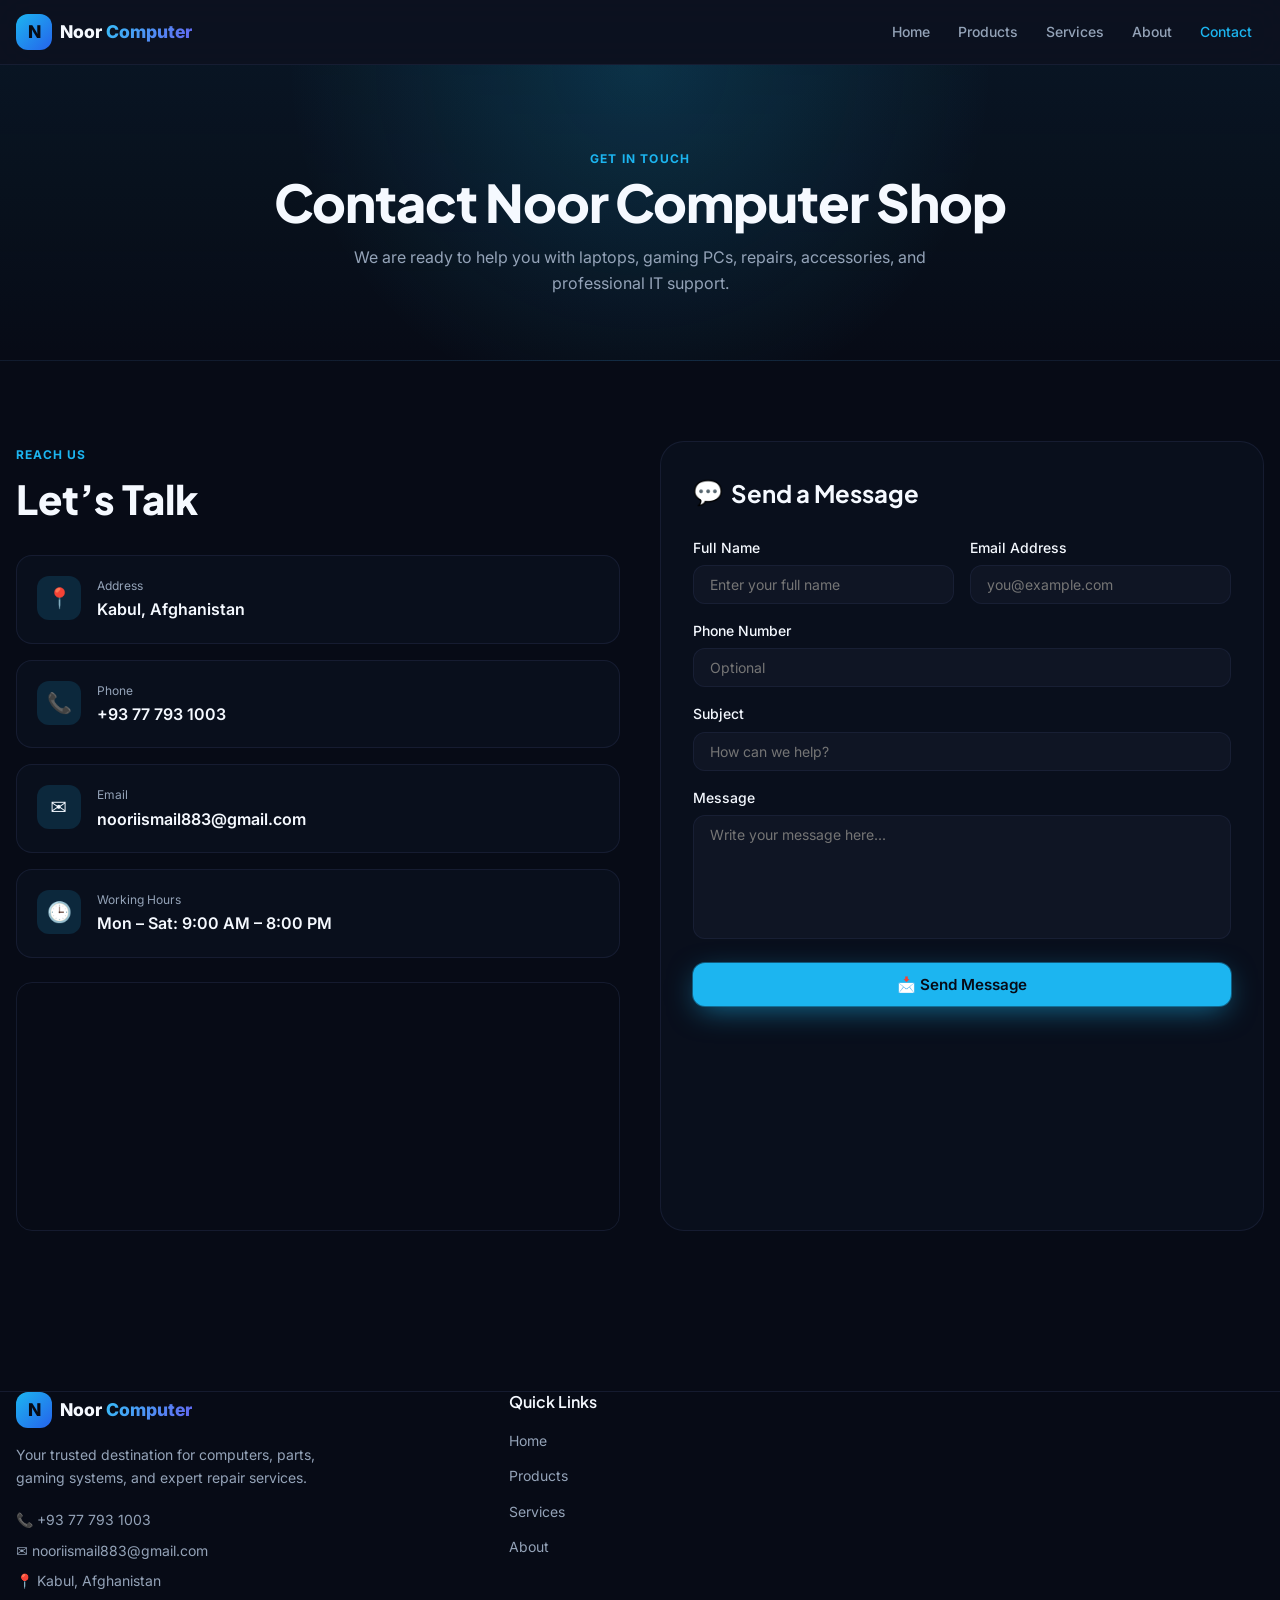
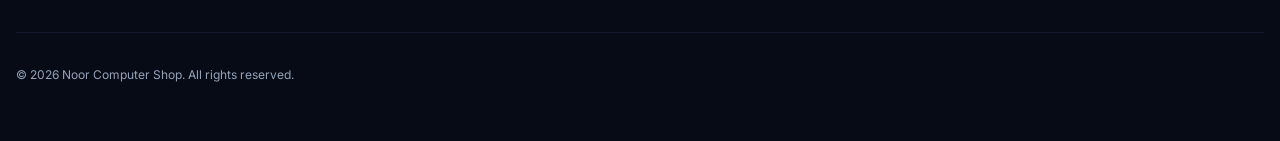
<file: contact.html>
<!DOCTYPE html>
<html lang="en">
<head>
  <meta charset="UTF-8" />
  <meta name="viewport" content="width=device-width, initial-scale=1.0" />
  <title>Contact Us — Noor Computer Shop</title>
  <meta name="description" content="Contact Noor Computer Shop for laptops, gaming PCs, repairs, accessories, and professional IT support." />
  <link rel="preconnect" href="https://fonts.googleapis.com" />
  <link href="https://fonts.googleapis.com/css2?family=Inter:wght@400;500;600;700&family=Plus+Jakarta+Sans:wght@600;700;800&display=swap" rel="stylesheet" />
  <link rel="stylesheet" href="style.css" />
</head>
<body data-page="contact">

  <!-- Navbar -->
  <header class="navbar">
    <div class="nav-inner">
      <a href="index.html" class="logo">
        <span class="logo-badge">N</span>
        <span>Noor <span class="text-gradient">Computer</span></span>
      </a>

      <nav class="nav-links">
        <a href="index.html">Home</a>
        <a href="products.html">Products</a>
        <a href="services.html">Services</a>
        <a href="about.html">About</a>
        <a href="contact.html" class="active">Contact</a>
      </nav>
    </div>
  </header>

  <!-- Header -->
  <section class="page-header">
    <span class="eyebrow">Get in Touch</span>
    <h1>Contact Noor Computer Shop</h1>
    <p>We are ready to help you with laptops, gaming PCs, repairs, accessories, and professional IT support.</p>
  </section>

  <!-- Contact Section -->
  <section class="section">
    <div class="container">
      <div class="contact-grid">

        <!-- Left Side -->
        <div>
          <span class="eyebrow">Reach Us</span>
          <h2 style="font-size:clamp(1.75rem,4vw,2.5rem);font-weight:800;margin:.5rem 0 2rem">
            Let’s Talk
          </h2>

          <div class="info-list">

            <div class="info-card reveal">
              <div class="info-ico">📍</div>
              <div>
                <div class="lbl">Address</div>
                <div class="val">Kabul, Afghanistan</div>
              </div>
            </div>

            <div class="info-card reveal">
              <div class="info-ico">📞</div>
              <div>
                <div class="lbl">Phone</div>
                <div class="val">+93 77 793 1003</div>
              </div>
            </div>

            <div class="info-card reveal">
              <div class="info-ico">✉️</div>
              <div>
                <div class="lbl">Email</div>
                <div class="val">nooriismail883@gmail.com</div>
              </div>
            </div>

            <div class="info-card reveal">
              <div class="info-ico">🕒</div>
              <div>
                <div class="lbl">Working Hours</div>
                <div class="val">Mon – Sat: 9:00 AM – 8:00 PM</div>
              </div>
            </div>

          </div>

          <div class="map">
            <iframe
              title="Noor Computer Shop Location"
              src="https://www.google.com/maps?q=Kabul+Afghanistan&output=embed"
              loading="lazy"
              referrerpolicy="no-referrer-when-downgrade">
            </iframe>
          </div>
        </div>

        <!-- Right Side / Form -->
        <div class="form-card reveal">

          <div class="form-head">
            <span class="ico">💬</span>
            <h2>Send a Message</h2>
          </div>

          <form
            action="https://formsubmit.co/nooriismail883@gmail.com"
            method="POST">

            <!-- FormSubmit Settings -->
            <input type="hidden" name="_subject" value="New Message from Noor Computer Shop Website">
            <input type="hidden" name="_captcha" value="false">
            <input type="hidden" name="_template" value="table">

            <div class="form-row">

              <div class="field">
                <label>Full Name</label>
                <input
                  type="text"
                  name="Name"
                  placeholder="Enter your full name"
                  required>
              </div>

              <div class="field">
                <label>Email Address</label>
                <input
                  type="email"
                  name="Email"
                  placeholder="you@example.com"
                  required>
              </div>

            </div>

            <div class="field">
              <label>Phone Number</label>
              <input
                type="tel"
                name="Phone"
                placeholder="Optional">
            </div>

            <div class="field">
              <label>Subject</label>
              <input
                type="text"
                name="Subject"
                placeholder="How can we help?"
                required>
            </div>

            <div class="field">
              <label>Message</label>
              <textarea
                name="Message"
                rows="6"
                placeholder="Write your message here..."
                required></textarea>
            </div>

            <button type="submit" class="btn btn-primary" style="width:100%;">
              📩 Send Message
            </button>

          </form>
        </div>
      </div>
    </div>
  </section>

  <!-- Footer -->
  <footer class="footer">
    <div class="footer-inner">

      <div class="foot-cols">

        <div class="foot-brand">
          <a href="index.html" class="logo">
            <span class="logo-badge">N</span>
            <span>Noor <span class="text-gradient">Computer</span></span>
          </a>

          <p>
            Your trusted destination for computers, parts, gaming systems,
            and expert repair services.
          </p>

          <div class="foot-contact">
            <a href="tel:+93777931003">📞 +93 77 793 1003</a>
            <a href="mailto:nooriismail883@gmail.com">✉️ nooriismail883@gmail.com</a>
            <span>📍 Kabul, Afghanistan</span>
          </div>
        </div>

        <div class="foot-col">
          <h4>Quick Links</h4>
          <ul>
            <li><a href="index.html">Home</a></li>
            <li><a href="products.html">Products</a></li>
            <li><a href="services.html">Services</a></li>
            <li><a href="about.html">About</a></li>
          </ul>
        </div>

      </div>

      <div class="foot-bottom">
        <p>© 2026 Noor Computer Shop. All rights reserved.</p>
      </div>

    </div>
  </footer>

  <script src="script.js"></script>
</body>
</html>
</file>
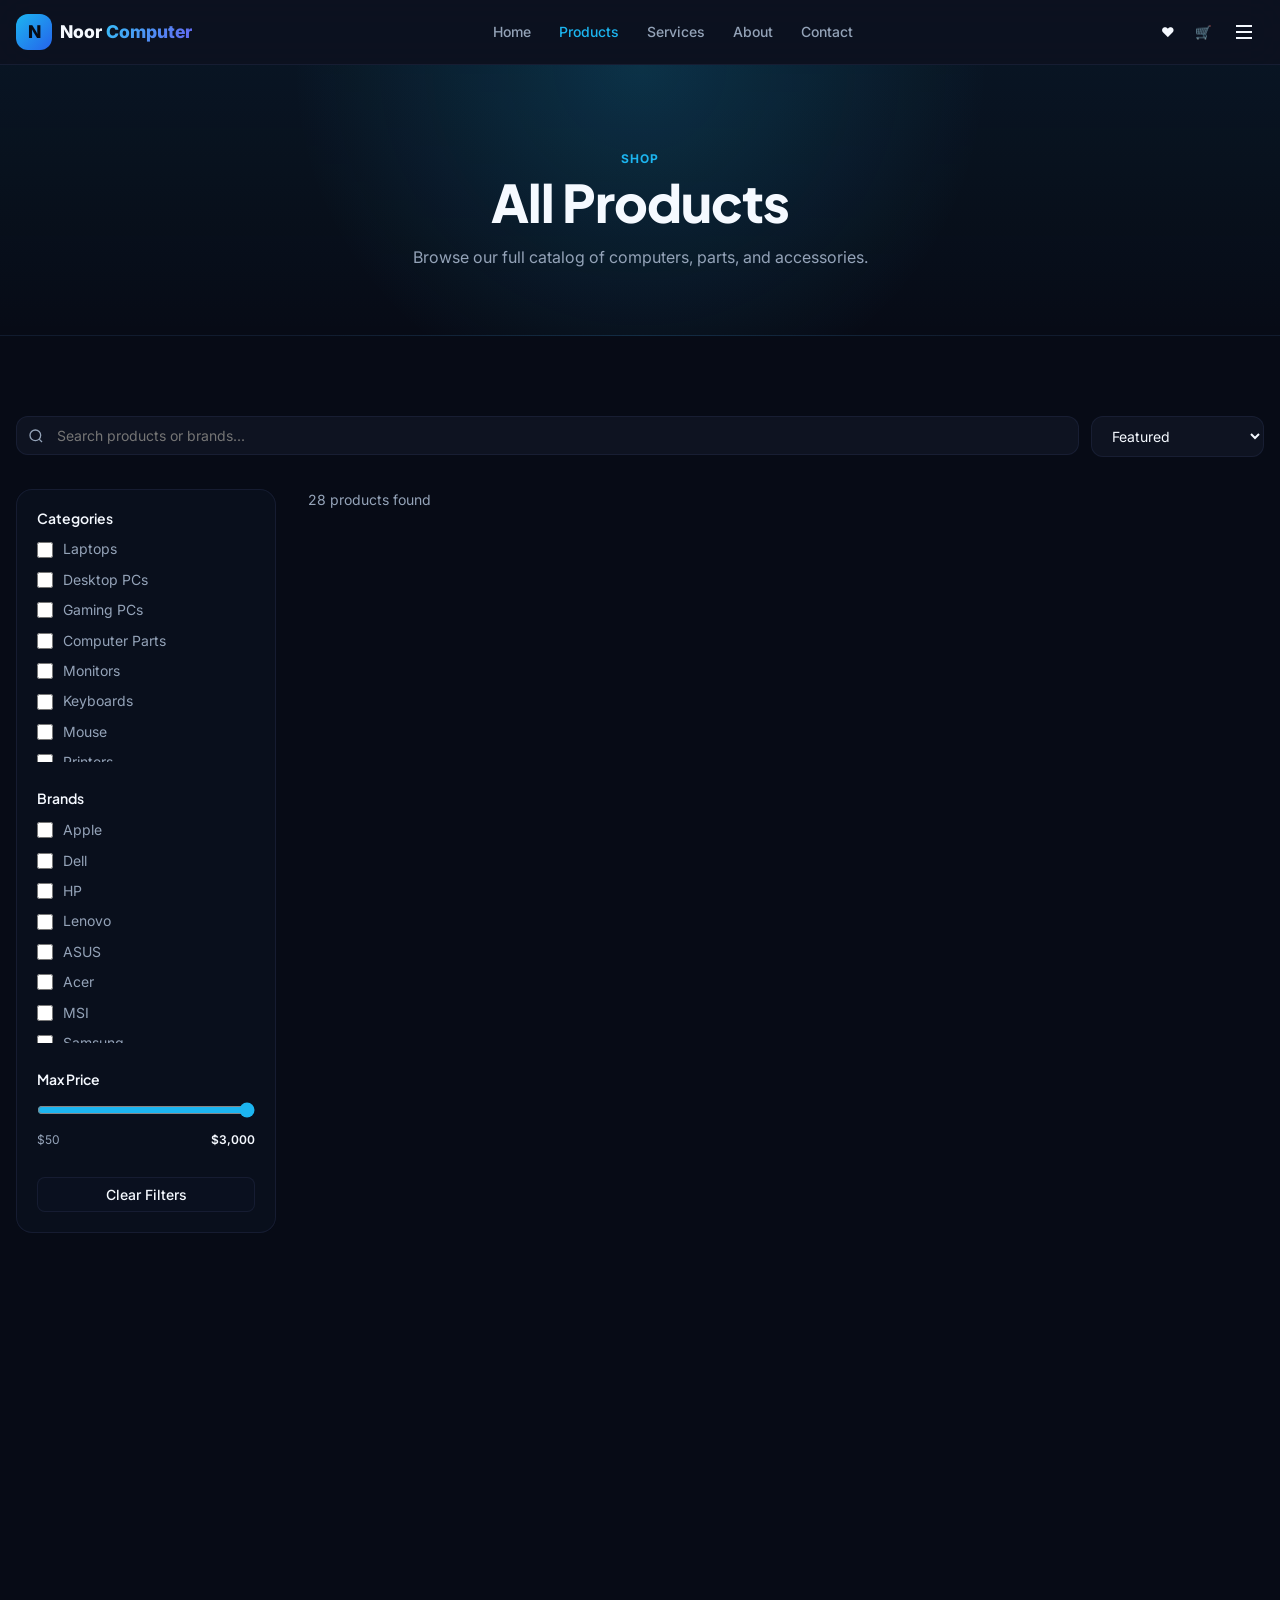
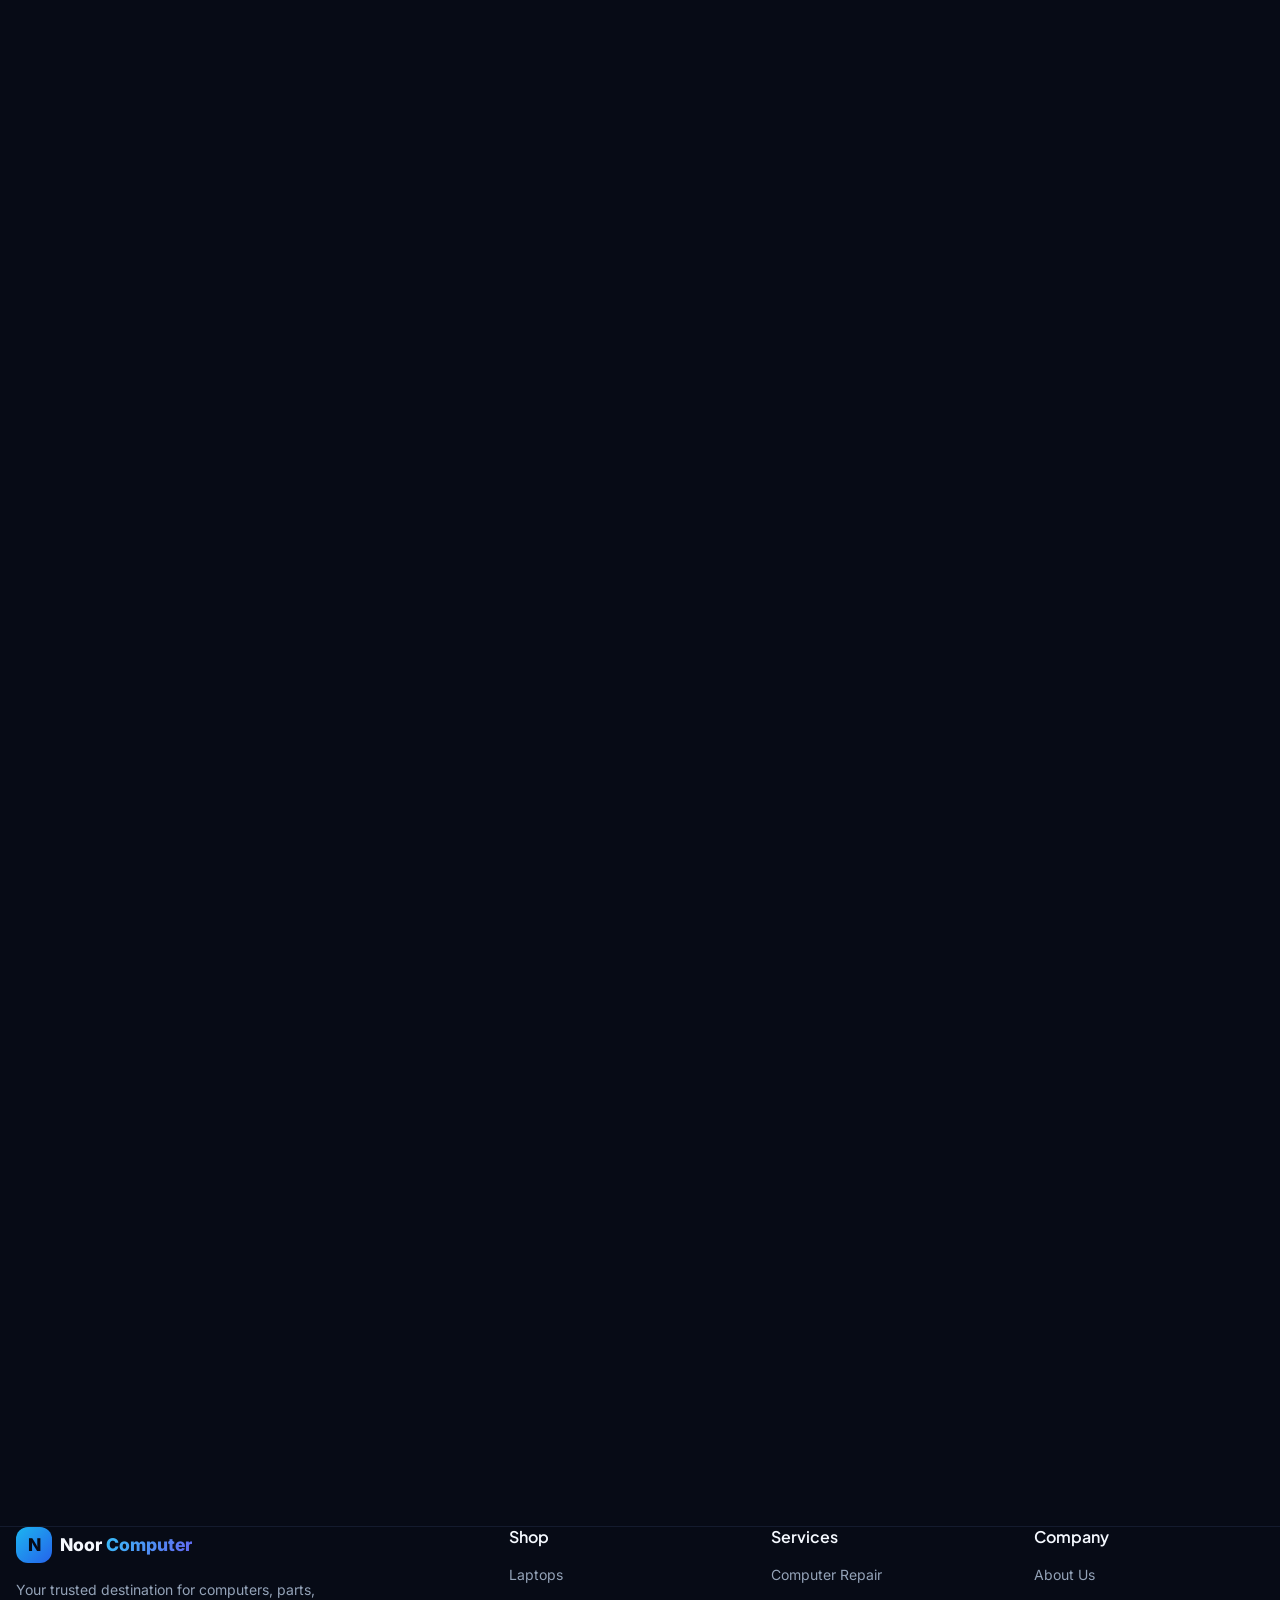
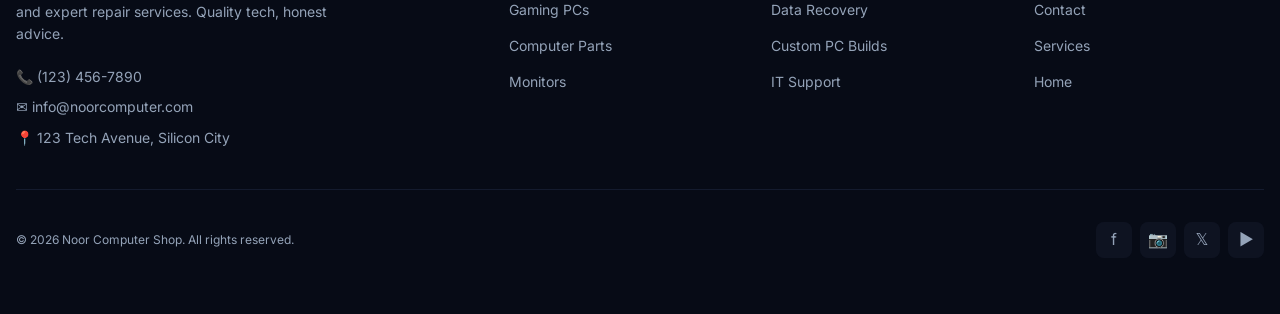
<file: products.html>
<!DOCTYPE html>
<html lang="en">
<head>
  <meta charset="UTF-8" />
  <meta name="viewport" content="width=device-width, initial-scale=1.0" />
  <title>All Products — Noor Computer Shop</title>
  <meta name="description" content="Browse our full catalog of computers, parts, and accessories." />
  <link rel="preconnect" href="https://fonts.googleapis.com" />
  <link href="https://fonts.googleapis.com/css2?family=Inter:wght@400;500;600;700&family=Plus+Jakarta+Sans:wght@600;700;800&display=swap" rel="stylesheet" />
  <link rel="stylesheet" href="style.css" />
</head>
<body data-page="products">

  <header class="navbar">
    <div class="nav-inner">
      <a href="index.html" class="logo"><span class="logo-badge">N</span><span>Noor <span class="text-gradient">Computer</span></span></a>
      <nav class="nav-links">
        <a href="index.html">Home</a>
        <a href="products.html" class="active">Products</a>
        <a href="services.html">Services</a>
        <a href="about.html">About</a>
        <a href="contact.html">Contact</a>
      </nav>
      <div class="nav-actions">
        <button class="icon-btn" title="Wishlist">♥</button>
        <button class="icon-btn" title="Cart">🛒</button>
        <button class="nav-toggle" id="navToggle" title="Menu"><svg viewBox="0 0 24 24" fill="none" stroke="currentColor" stroke-width="2"><line x1="4" x2="20" y1="6" y2="6"/><line x1="4" x2="20" y1="12" y2="12"/><line x1="4" x2="20" y1="18" y2="18"/></svg></button>
      </div>
    </div>
    <div class="mobile-menu" id="mobileMenu"><div class="mm-inner">
      <a href="index.html">Home</a><a href="products.html" class="active">Products</a>
      <a href="services.html">Services</a><a href="about.html">About</a>
      <a href="contact.html">Contact</a>
    </div></div>
  </header>

  <section class="page-header">
    <span class="eyebrow">Shop</span>
    <h1>All Products</h1>
    <p>Browse our full catalog of computers, parts, and accessories.</p>
  </section>

  <section class="section">
    <div class="container">
      <div class="toolbar">
        <div class="search-wrap">
          <svg viewBox="0 0 24 24" fill="none" stroke="currentColor" stroke-width="2"><circle cx="11" cy="11" r="8"/><path d="m21 21-4.3-4.3"/></svg>
          <input id="search" type="text" placeholder="Search products or brands..." />
        </div>
        <select id="sort" class="sort-select">
          <option value="featured">Featured</option>
          <option value="price-asc">Price: Low to High</option>
          <option value="price-desc">Price: High to Low</option>
          <option value="rating">Top Rated</option>
        </select>
        <button id="filterToggle" class="filter-toggle">
          <svg viewBox="0 0 24 24" fill="none" stroke="currentColor" stroke-width="2"><line x1="4" x2="20" y1="6" y2="6"/><line x1="4" x2="20" y1="12" y2="12"/><line x1="4" x2="20" y1="18" y2="18"/></svg>
          Filters
        </button>
      </div>

      <div class="layout">
        <aside class="desktop-filters"><div class="filters" id="filterPanel"></div></aside>

        <div class="drawer-overlay" id="drawer">
          <div class="drawer-backdrop" id="drawerClose"></div>
          <div class="drawer-panel">
            <div class="drawer-head"><h3>Filters</h3><button class="icon-btn" id="drawerCloseBtn">✕</button></div>
            <div class="filters" id="filterPanelMobile"></div>
          </div>
        </div>

        <div>
          <p class="result-count" id="count">0 products found</p>
          <div class="grid shop-grid" id="grid"></div>
        </div>
      </div>
    </div>
  </section>

  <footer class="footer">
    <div class="footer-inner">
      <div class="foot-cols">
        <div class="foot-brand">
          <a href="index.html" class="logo"><span class="logo-badge">N</span><span>Noor <span class="text-gradient">Computer</span></span></a>
          <p>Your trusted destination for computers, parts, and expert repair services. Quality tech, honest advice.</p>
          <div class="foot-contact"><a href="tel:+11234567890">📞 (123) 456-7890</a><a href="mailto:info@noorcomputer.com">✉️ info@noorcomputer.com</a><span>📍 123 Tech Avenue, Silicon City</span></div>
        </div>
        <div class="foot-col"><h4>Shop</h4><ul><li><a href="products.html?category=laptops">Laptops</a></li><li><a href="products.html?category=gaming">Gaming PCs</a></li><li><a href="products.html?category=parts">Computer Parts</a></li><li><a href="products.html?category=monitors">Monitors</a></li></ul></div>
        <div class="foot-col"><h4>Services</h4><ul><li><a href="services.html">Computer Repair</a></li><li><a href="services.html">Data Recovery</a></li><li><a href="services.html">Custom PC Builds</a></li><li><a href="services.html">IT Support</a></li></ul></div>
        <div class="foot-col"><h4>Company</h4><ul><li><a href="about.html">About Us</a></li><li><a href="contact.html">Contact</a></li><li><a href="services.html">Services</a></li><li><a href="index.html">Home</a></li></ul></div>
      </div>
      <div class="foot-bottom"><p>© 2026 Noor Computer Shop. All rights reserved.</p><div class="foot-social"><a href="#">f</a><a href="#">📷</a><a href="#">𝕏</a><a href="#">▶</a></div></div>
    </div>
  </footer>

  <script src="script.js"></script>
</body>
</html>
</file>
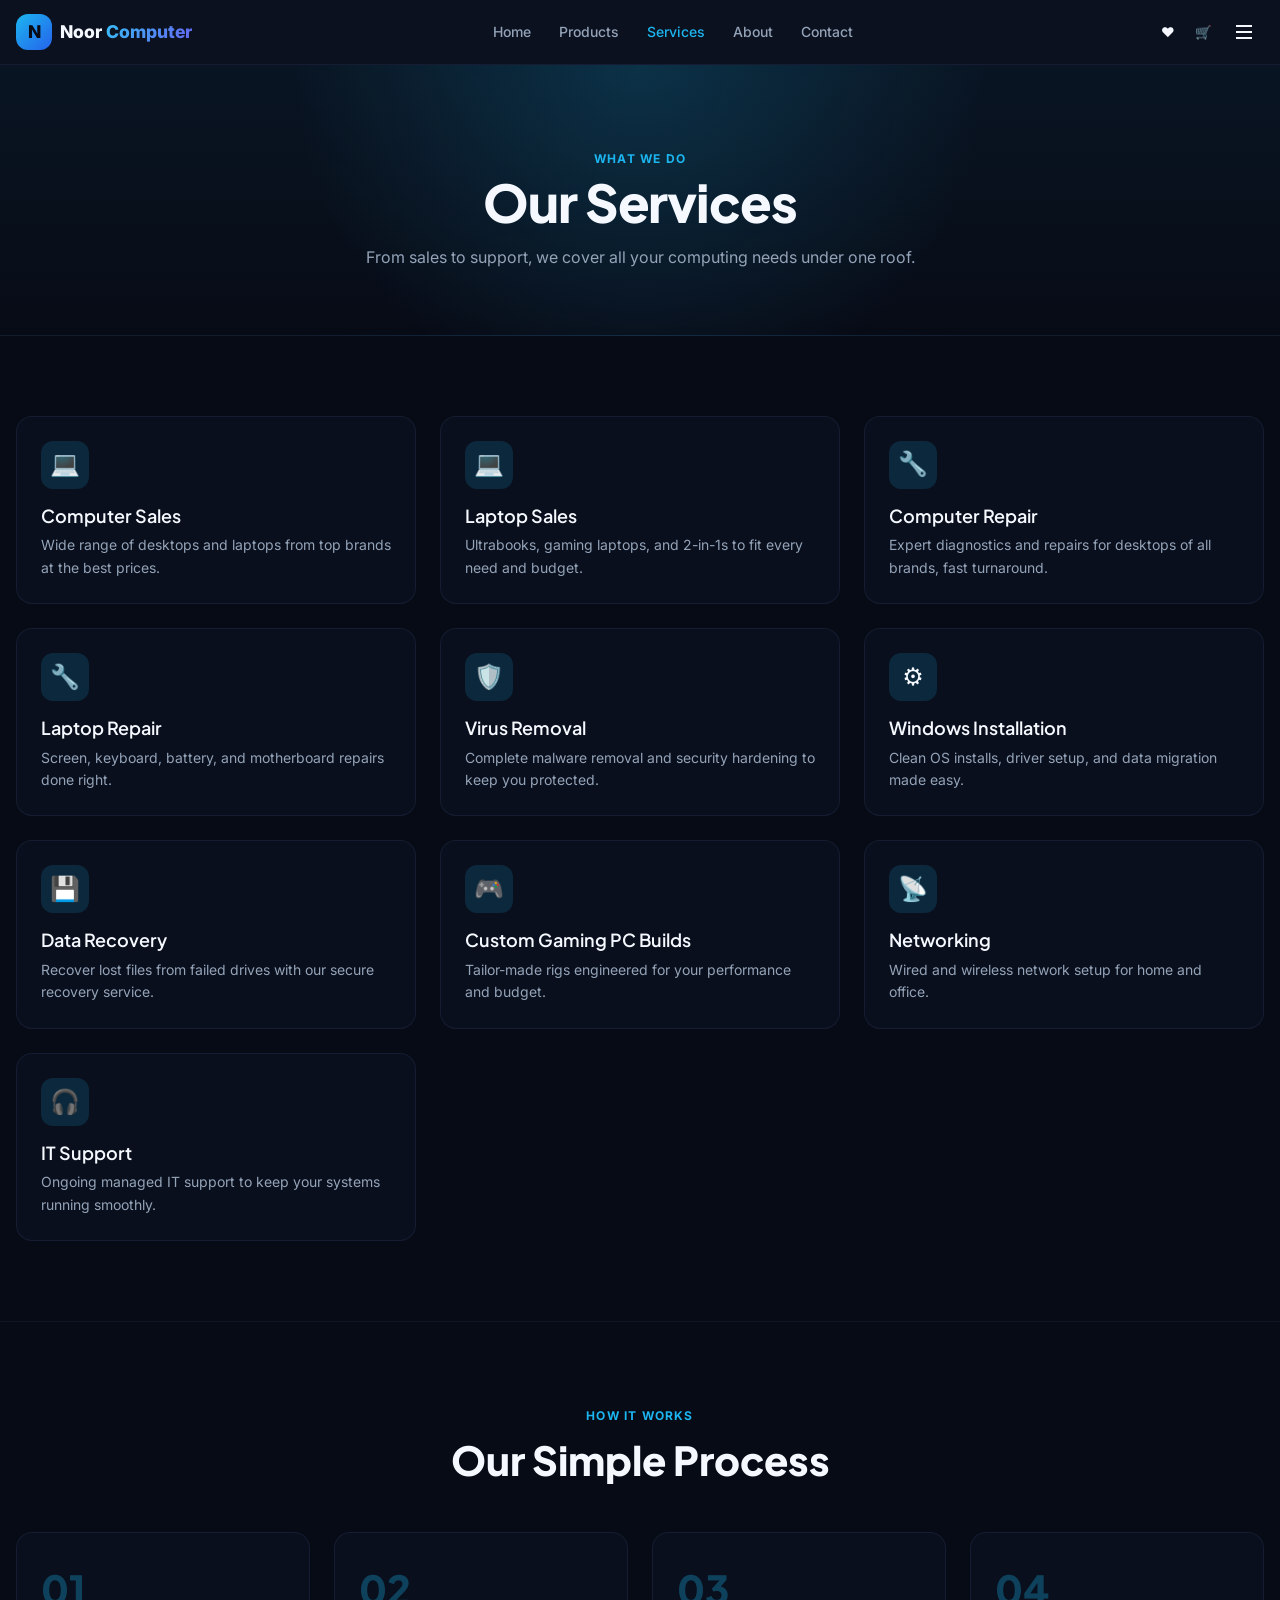
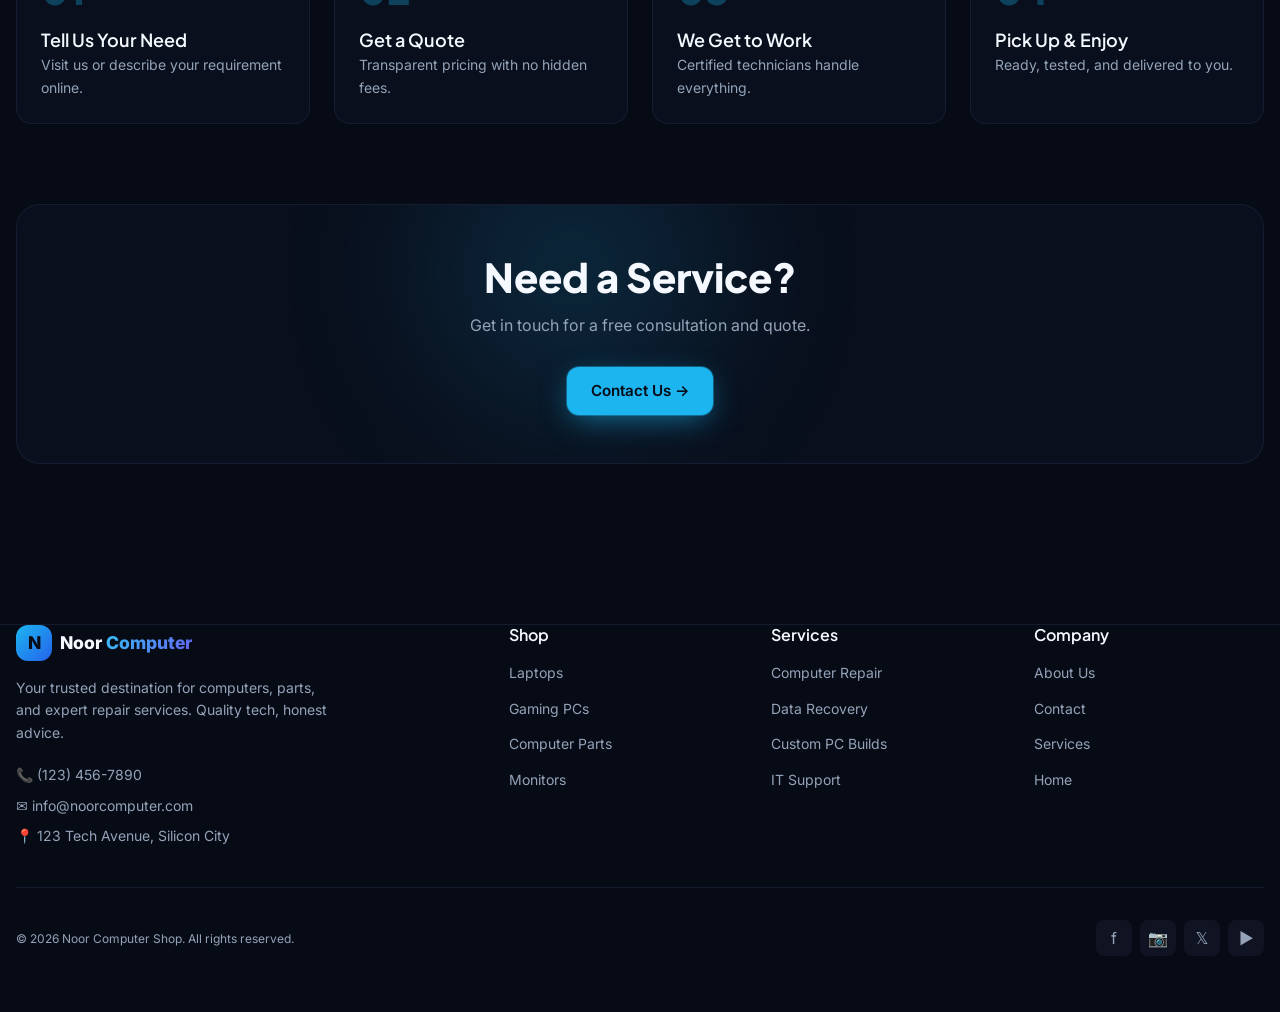
<file: services.html>
<!DOCTYPE html>
<html lang="en">
<head>
  <meta charset="UTF-8" />
  <meta name="viewport" content="width=device-width, initial-scale=1.0" />
  <title>Our Services — Noor Computer Shop</title>
  <meta name="description" content="From sales to support, we cover all your computing needs under one roof." />
  <link rel="preconnect" href="https://fonts.googleapis.com" />
  <link href="https://fonts.googleapis.com/css2?family=Inter:wght@400;500;600;700&family=Plus+Jakarta+Sans:wght@600;700;800&display=swap" rel="stylesheet" />
  <link rel="stylesheet" href="style.css" />
</head>
<body data-page="services">

  <header class="navbar">
    <div class="nav-inner">
      <a href="index.html" class="logo"><span class="logo-badge">N</span><span>Noor <span class="text-gradient">Computer</span></span></a>
      <nav class="nav-links">
        <a href="index.html">Home</a>
        <a href="products.html">Products</a>
        <a href="services.html" class="active">Services</a>
        <a href="about.html">About</a>
        <a href="contact.html">Contact</a>
      </nav>
      <div class="nav-actions">
        <button class="icon-btn" title="Wishlist">♥</button>
        <button class="icon-btn" title="Cart">🛒</button>
        <button class="nav-toggle" id="navToggle" title="Menu"><svg viewBox="0 0 24 24" fill="none" stroke="currentColor" stroke-width="2"><line x1="4" x2="20" y1="6" y2="6"/><line x1="4" x2="20" y1="12" y2="12"/><line x1="4" x2="20" y1="18" y2="18"/></svg></button>
      </div>
    </div>
    <div class="mobile-menu" id="mobileMenu"><div class="mm-inner">
      <a href="index.html">Home</a><a href="products.html">Products</a>
      <a href="services.html" class="active">Services</a><a href="about.html">About</a>
      <a href="contact.html">Contact</a>
    </div></div>
  </header>

  <section class="page-header">
    <span class="eyebrow">What We Do</span>
    <h1>Our Services</h1>
    <p>From sales to support, we cover all your computing needs under one roof.</p>
  </section>

  <section class="section">
    <div class="container">
      <div class="svc-grid">
        <div class="svc-card reveal"><div class="svc-ico">💻</div><h3>Computer Sales</h3><p>Wide range of desktops and laptops from top brands at the best prices.</p></div>
        <div class="svc-card reveal"><div class="svc-ico">💻</div><h3>Laptop Sales</h3><p>Ultrabooks, gaming laptops, and 2-in-1s to fit every need and budget.</p></div>
        <div class="svc-card reveal"><div class="svc-ico">🔧</div><h3>Computer Repair</h3><p>Expert diagnostics and repairs for desktops of all brands, fast turnaround.</p></div>
        <div class="svc-card reveal"><div class="svc-ico">🔧</div><h3>Laptop Repair</h3><p>Screen, keyboard, battery, and motherboard repairs done right.</p></div>
        <div class="svc-card reveal"><div class="svc-ico">🛡️</div><h3>Virus Removal</h3><p>Complete malware removal and security hardening to keep you protected.</p></div>
        <div class="svc-card reveal"><div class="svc-ico">⚙️</div><h3>Windows Installation</h3><p>Clean OS installs, driver setup, and data migration made easy.</p></div>
        <div class="svc-card reveal"><div class="svc-ico">💾</div><h3>Data Recovery</h3><p>Recover lost files from failed drives with our secure recovery service.</p></div>
        <div class="svc-card reveal"><div class="svc-ico">🎮</div><h3>Custom Gaming PC Builds</h3><p>Tailor-made rigs engineered for your performance and budget.</p></div>
        <div class="svc-card reveal"><div class="svc-ico">📡</div><h3>Networking</h3><p>Wired and wireless network setup for home and office.</p></div>
        <div class="svc-card reveal"><div class="svc-ico">🎧</div><h3>IT Support</h3><p>Ongoing managed IT support to keep your systems running smoothly.</p></div>
      </div>
    </div>
  </section>

  <section class="section" style="border-top:1px solid rgba(31,39,64,0.4)">
    <div class="container">
      <div class="section-head"><span class="eyebrow">How It Works</span><h2>Our Simple Process</h2></div>
      <div class="steps-grid">
        <div class="step-card reveal"><span class="step-num">01</span><h3>Tell Us Your Need</h3><p>Visit us or describe your requirement online.</p></div>
        <div class="step-card reveal"><span class="step-num">02</span><h3>Get a Quote</h3><p>Transparent pricing with no hidden fees.</p></div>
        <div class="step-card reveal"><span class="step-num">03</span><h3>We Get to Work</h3><p>Certified technicians handle everything.</p></div>
        <div class="step-card reveal"><span class="step-num">04</span><h3>Pick Up & Enjoy</h3><p>Ready, tested, and delivered to you.</p></div>
      </div>
    </div>
  </section>

  <section class="section" style="padding-top:0">
    <div class="container">
      <div class="cta"><div class="cta-glow"></div><div class="rel">
        <h2>Need a Service?</h2>
        <p>Get in touch for a free consultation and quote.</p>
        <div class="cta-btns"><a href="contact.html" class="btn btn-primary">Contact Us →</a></div>
      </div></div>
    </div>
  </section>

  <footer class="footer">
    <div class="footer-inner">
      <div class="foot-cols">
        <div class="foot-brand"><a href="index.html" class="logo"><span class="logo-badge">N</span><span>Noor <span class="text-gradient">Computer</span></span></a><p>Your trusted destination for computers, parts, and expert repair services. Quality tech, honest advice.</p><div class="foot-contact"><a href="tel:+11234567890">📞 (123) 456-7890</a><a href="mailto:info@noorcomputer.com">✉️ info@noorcomputer.com</a><span>📍 123 Tech Avenue, Silicon City</span></div></div>
        <div class="foot-col"><h4>Shop</h4><ul><li><a href="products.html?category=laptops">Laptops</a></li><li><a href="products.html?category=gaming">Gaming PCs</a></li><li><a href="products.html?category=parts">Computer Parts</a></li><li><a href="products.html?category=monitors">Monitors</a></li></ul></div>
        <div class="foot-col"><h4>Services</h4><ul><li><a href="services.html">Computer Repair</a></li><li><a href="services.html">Data Recovery</a></li><li><a href="services.html">Custom PC Builds</a></li><li><a href="services.html">IT Support</a></li></ul></div>
        <div class="foot-col"><h4>Company</h4><ul><li><a href="about.html">About Us</a></li><li><a href="contact.html">Contact</a></li><li><a href="services.html">Services</a></li><li><a href="index.html">Home</a></li></ul></div>
      </div>
      <div class="foot-bottom"><p>© 2026 Noor Computer Shop. All rights reserved.</p><div class="foot-social"><a href="#">f</a><a href="#">📷</a><a href="#">𝕏</a><a href="#">▶</a></div></div>
    </div>
  </footer>

  <script src="script.js"></script>
</body>
</html>
</file>
<file: style.css>
/* ============================================================
   Noor Computer Shop — Static Website
   Shared stylesheet: theme, navbar, footer, components, pages
   ============================================================ */

:root {
  --background: #070b16;
  --foreground: #f5f9ff;
  --card: #0d1322;
  --secondary: #141a2b;
  --muted: #1a2032;
  --muted-foreground: #94a3b8;
  --primary: #1cb5f0;
  --primary-foreground: #070b16;
  --border: #1f2740;
  --rose: #f43f5e;
  --amber: #fbbf24;
  --emerald: #34d399;
  --fuchsia: #d946ef;
  --radius: 0.85rem;
  --maxw: 1280px;
}

* { box-sizing: border-box; margin: 0; padding: 0; }
html { scroll-behavior: smooth; }
body {
  font-family: 'Inter', ui-sans-serif, system-ui, sans-serif;
  background: var(--background);
  color: var(--foreground);
  -webkit-font-smoothing: antialiased;
  line-height: 1.6;
  overflow-x: hidden;
}
a { color: inherit; text-decoration: none; }
button { font-family: inherit; cursor: pointer; border: none; background: none; color: inherit; }
input, select, textarea { font-family: inherit; }
img { max-width: 100%; display: block; }
h1, h2, h3, h4 { font-family: 'Plus Jakarta Sans', sans-serif; line-height: 1.2; }

.container { max-width: var(--maxw); margin: 0 auto; padding: 0 1rem; }
.section { padding: 4rem 0; }
@media (min-width: 768px) { .section { padding: 5rem 0; } }
.eyebrow {
  display: inline-block; font-size: 0.75rem; font-weight: 700;
  letter-spacing: 0.1em; text-transform: uppercase; color: var(--primary);
}
.section-head { text-align: center; max-width: 42rem; margin: 0 auto 3rem; }
.section-head h2 { font-size: clamp(1.75rem, 4vw, 2.5rem); font-weight: 800; margin-top: 0.5rem; }
.section-head p { color: var(--muted-foreground); margin-top: 0.75rem; }

.text-gradient {
  background: linear-gradient(120deg, #38bdf8, #6366f1);
  -webkit-background-clip: text; background-clip: text; color: transparent;
}

/* ---------- Glass surfaces ---------- */
.glass {
  background: rgba(13, 19, 34, 0.6);
  backdrop-filter: blur(16px);
  border: 1px solid rgba(31, 39, 64, 0.6);
}
.glass-strong {
  background: rgba(13, 19, 34, 0.9);
  backdrop-filter: blur(20px);
  border: 1px solid rgba(31, 39, 64, 0.7);
}

/* ---------- Buttons ---------- */
.btn {
  display: inline-flex; align-items: center; justify-content: center; gap: 0.5rem;
  padding: 0.75rem 1.5rem; border-radius: 0.75rem; font-weight: 600; font-size: 0.95rem;
  transition: opacity .2s, background .2s, transform .2s;
}
.btn-primary {
  background: var(--primary); color: var(--primary-foreground);
  box-shadow: 0 0 0 1px rgba(28,181,240,0.4), 0 8px 30px -6px rgba(28,181,240,0.6);
}
.btn-primary:hover { opacity: 0.9; }
.btn-ghost { background: rgba(13,19,34,0.6); border: 1px solid rgba(31,39,64,0.6); }
.btn-ghost:hover { background: rgba(20,26,43,0.6); }
.btn svg { width: 1rem; height: 1rem; }

/* ---------- Navbar ---------- */
.navbar {
  position: sticky; top: 0; z-index: 50;
  background: rgba(13, 19, 34, 0.85);
  backdrop-filter: blur(20px);
  border-bottom: 1px solid rgba(31, 39, 64, 0.6);
}
.nav-inner {
  max-width: var(--maxw); margin: 0 auto; padding: 0 1rem;
  height: 4rem; display: flex; align-items: center; justify-content: space-between; gap: 1rem;
}
.logo { display: flex; align-items: center; gap: 0.5rem; font-weight: 800; font-size: 1.1rem; }
.logo-badge {
  width: 2.25rem; height: 2.25rem; border-radius: 0.75rem;
  background: linear-gradient(135deg, var(--primary), #2563eb);
  display: grid; place-items: center; color: var(--primary-foreground); font-weight: 800;
}
.nav-links { display: none; gap: 0.25rem; }
.nav-links a {
  padding: 0.5rem 0.75rem; border-radius: 0.5rem; font-size: 0.875rem; font-weight: 500;
  color: var(--muted-foreground); transition: color .2s;
}
.nav-links a:hover, .nav-links a.active { color: var(--primary); }
.nav-actions { display: flex; align-items: center; gap: 0.25rem; }
.icon-btn {
  position: relative; padding: 0.5rem; border-radius: 0.5rem; color: var(--foreground);
  display: grid; place-items: center; transition: background .2s;
}
.icon-btn:hover { background: rgba(20, 26, 43, 0.6); }
.icon-btn svg { width: 1.25rem; height: 1.25rem; }
.nav-toggle { display: inline-grid; place-items: center; padding: 0.5rem; border-radius: 0.5rem; }
.nav-toggle:hover { background: rgba(20,26,43,0.6); }
.nav-toggle svg { width: 1.5rem; height: 1.5rem; }
@media (min-width: 1024px) { .nav-links { display: flex; } }

/* Mobile menu */
.mobile-menu { display: none; border-top: 1px solid rgba(31,39,64,0.6); }
.mobile-menu.open { display: block; }
.mobile-menu a {
  display: block; padding: 0.75rem 1rem; font-size: 0.95rem; font-weight: 500;
  border-radius: 0.5rem; color: var(--muted-foreground);
}
.mobile-menu a.active { background: rgba(28,181,240,0.15); color: var(--primary); }
.mobile-menu .mm-inner { padding: 1rem; display: grid; grid-template-columns: 1fr 1fr; gap: 0.25rem; }

/* ---------- Page header ---------- */
.page-header {
  position: relative; text-align: center; padding: 5rem 1rem 4rem; overflow: hidden;
  border-bottom: 1px solid rgba(31, 39, 64, 0.4);
  background:
    linear-gradient(180deg, rgba(28, 181, 240, 0.06), transparent),
    radial-gradient(circle at 50% 0%, rgba(28, 181, 240, 0.18), transparent 50%);
}
.page-header h1 { font-size: clamp(2rem, 5vw, 3.25rem); font-weight: 800; letter-spacing: -0.02em; }
.page-header p { color: var(--muted-foreground); margin-top: 0.75rem; max-width: 36rem; margin-inline: auto; }

/* ---------- Hero ---------- */
.hero { position: relative; overflow: hidden; }
.hero-bg { position: absolute; inset: 0; z-index: 0; }
.hero-bg img { width: 100%; height: 100%; object-fit: cover; }
.hero-bg::after {
  content: ""; position: absolute; inset: 0;
  background: linear-gradient(90deg, var(--background) 10%, rgba(7,11,22,0.85) 50%, rgba(7,11,22,0.4)),
              linear-gradient(0deg, var(--background), transparent 40%, rgba(7,11,22,0.6));
}
.hero-glow {
  position: absolute; width: 28rem; height: 28rem; border-radius: 9999px;
  background: rgba(28,181,240,0.3); filter: blur(80px); top: -8rem; right: -5rem; opacity: 0.5;
}
.hero-inner { position: relative; z-index: 1; padding: 6rem 0; max-width: 42rem; }
@media (min-width: 768px) { .hero-inner { padding: 9rem 0; } }
.hero-pill {
  display: inline-flex; align-items: center; gap: 0.4rem; padding: 0.35rem 1rem;
  border-radius: 9999px; font-size: 0.75rem; font-weight: 500; color: var(--primary);
  background: rgba(13,19,34,0.6); border: 1px solid rgba(31,39,64,0.6); margin-bottom: 1.5rem;
}
.hero h1 { font-size: clamp(2.5rem, 6vw, 4.5rem); font-weight: 800; letter-spacing: -0.02em; line-height: 1.05; }
.hero p { margin-top: 1.5rem; font-size: 1.125rem; color: var(--muted-foreground); max-width: 32rem; }
.hero-cta { display: flex; flex-wrap: wrap; gap: 0.75rem; margin-top: 2rem; }
.hero-feats { display: flex; flex-wrap: wrap; gap: 1.5rem; margin-top: 2.5rem; }
.hero-feats div { display: flex; align-items: center; gap: 0.4rem; font-size: 0.875rem; color: var(--muted-foreground); }
.hero-feats svg { width: 1rem; height: 1rem; color: var(--primary); }

/* ---------- Categories ---------- */
.cat-grid { display: grid; grid-template-columns: repeat(2, 1fr); gap: 1rem; }
@media (min-width: 640px) { .cat-grid { grid-template-columns: repeat(3, 1fr); } }
@media (min-width: 1024px) { .cat-grid { grid-template-columns: repeat(5, 1fr); } }
.cat-card {
  position: relative; display: block; border-radius: 1rem; padding: 1.25rem;
  overflow: hidden; transition: transform .3s, box-shadow .3s;
}
.cat-card:hover { transform: translateY(-4px); box-shadow: 0 0 0 1px rgba(28,181,240,0.35), 0 20px 50px -12px rgba(28,181,240,0.35); }
.cat-card .grad { position: absolute; inset: 0; opacity: 0.6; }
.cat-card .ico {
  position: relative; width: 3rem; height: 3rem; border-radius: 0.75rem;
  background: rgba(28,181,240,0.15); display: grid; place-items: center; margin-bottom: 0.75rem;
  font-size: 1.5rem;
}
.cat-card .name { position: relative; font-weight: 600; font-size: 0.875rem; }
.cat-card .shop { position: relative; display: inline-flex; align-items: center; gap: 0.25rem; margin-top: 0.25rem; font-size: 0.75rem; color: var(--muted-foreground); }
.cat-card:hover .shop { color: var(--primary); }

/* ---------- Product grid & card ---------- */
.grid { display: grid; gap: 1.25rem; grid-template-columns: 1fr; }
@media (min-width: 640px) { .grid { grid-template-columns: repeat(2, 1fr); } }
@media (min-width: 1024px) { .home-grid { grid-template-columns: repeat(3, 1fr); } }
@media (min-width: 1280px) { .shop-grid { grid-template-columns: repeat(3, 1fr); } }

.card {
  position: relative; border-radius: 1rem; overflow: hidden;
  display: flex; flex-direction: column;
  background: rgba(13, 19, 34, 0.6);
  border: 1px solid rgba(31, 39, 64, 0.6);
  backdrop-filter: blur(16px);
  transition: box-shadow .3s, transform .3s;
}
.card:hover { transform: translateY(-4px); box-shadow: 0 0 0 1px rgba(28,181,240,0.35), 0 20px 50px -12px rgba(28,181,240,0.35); }
.card-media { position: relative; display: block; aspect-ratio: 4 / 3; overflow: hidden; }
.card-media .grad { position: absolute; inset: 0; }
.card-media .grid-bg {
  position: absolute; inset: 0; opacity: 0.4;
  background-image: linear-gradient(rgba(28,181,240,0.06) 1px, transparent 1px),
                    linear-gradient(90deg, rgba(28,181,240,0.06) 1px, transparent 1px);
  background-size: 48px 48px;
}
.card-media .emoji {
  position: absolute; inset: 0; display: grid; place-items: center;
  font-size: 3rem; filter: drop-shadow(0 0 12px rgba(28,181,240,0.4)); transition: transform .5s;
}
.card:hover .card-media .emoji { transform: scale(1.1); }
.badges { position: absolute; top: 0.75rem; left: 0.75rem; display: flex; flex-direction: column; gap: 0.375rem; }
.badge {
  padding: 0.25rem 0.625rem; border-radius: 9999px; font-size: 0.625rem; font-weight: 700;
  text-transform: uppercase; letter-spacing: 0.05em;
}
.badge.primary { background: var(--primary); color: var(--primary-foreground); }
.badge.discount { background: var(--rose); color: #fff; }
.wish-btn {
  position: absolute; top: 0.75rem; right: 0.75rem; width: 2.25rem; height: 2.25rem;
  border-radius: 9999px; display: grid; place-items: center; backdrop-filter: blur(8px);
  background: rgba(0,0,0,0.3); color: #fff; transition: background .2s; font-size: 1rem;
}
.wish-btn:hover { background: rgba(0,0,0,0.5); }
.wish-btn.active { background: var(--fuchsia); }
.card-body { padding: 1rem; display: flex; flex-direction: column; flex: 1; }
.card-brand { font-size: 0.75rem; color: var(--muted-foreground); margin-bottom: 0.25rem; }
.card-name { font-weight: 600; line-height: 1.3; }
.card-name:hover { color: var(--primary); }
.rating { display: flex; align-items: center; gap: 0.25rem; margin-top: 0.375rem; }
.rating .star { color: var(--amber); font-size: 0.875rem; }
.rating span { font-size: 0.75rem; color: var(--muted-foreground); }
.card-foot { margin-top: auto; padding-top: 0.75rem; display: flex; align-items: flex-end; justify-content: space-between; gap: 0.5rem; }
.price { font-size: 1.125rem; font-weight: 700; }
.old-price { margin-left: 0.375rem; font-size: 0.75rem; color: var(--muted-foreground); text-decoration: line-through; }
.add-btn {
  flex-shrink: 0; width: 2.5rem; height: 2.5rem; border-radius: 0.75rem;
  background: var(--primary); color: var(--primary-foreground); display: grid; place-items: center;
  box-shadow: 0 0 0 1px rgba(28,181,240,0.4), 0 8px 30px -6px rgba(28,181,240,0.6); transition: opacity .2s;
}
.add-btn:hover { opacity: 0.9; }
.add-btn svg { width: 1rem; height: 1rem; }

/* ---------- Products page: toolbar + filters ---------- */
.toolbar { display: flex; flex-direction: column; gap: 0.75rem; margin-bottom: 2rem; }
@media (min-width: 640px) { .toolbar { flex-direction: row; } }
.search-wrap { position: relative; flex: 1; }
.search-wrap svg { position: absolute; left: 0.75rem; top: 50%; transform: translateY(-50%); width: 1rem; height: 1rem; color: var(--muted-foreground); }
.search-wrap input {
  width: 100%; padding: 0.625rem 0.75rem 0.625rem 2.5rem; border-radius: 0.75rem;
  background: rgba(20,26,43,0.6); border: 1px solid rgba(31,39,64,0.6); color: var(--foreground); font-size: 0.875rem; outline: none;
}
.search-wrap input:focus { box-shadow: 0 0 0 2px rgba(28,181,240,0.5); }
.sort-select {
  padding: 0.625rem 1rem; border-radius: 0.75rem; background: rgba(20,26,43,0.6);
  border: 1px solid rgba(31,39,64,0.6); color: var(--foreground); font-size: 0.875rem; outline: none;
}
.filter-toggle {
  display: inline-flex; align-items: center; gap: 0.5rem; padding: 0.625rem 1rem; border-radius: 0.75rem;
  background: rgba(13,19,34,0.6); border: 1px solid rgba(31,39,64,0.6); font-size: 0.875rem; font-weight: 500;
}
.filter-toggle svg { width: 1rem; height: 1rem; }
@media (min-width: 1024px) { .filter-toggle { display: none; } }

.layout { display: grid; gap: 2rem; }
@media (min-width: 1024px) { .layout { grid-template-columns: 260px 1fr; } }

.filters {
  border-radius: 1rem; background: rgba(13,19,34,0.6);
  border: 1px solid rgba(31,39,64,0.6); padding: 1.25rem; backdrop-filter: blur(16px);
}
.desktop-filters { display: none; }
@media (min-width: 1024px) { .desktop-filters { display: block; position: sticky; top: 5.5rem; } }
.filter-group { margin-bottom: 1.75rem; }
.filter-group h3 { font-size: 0.875rem; font-weight: 600; margin-bottom: 0.75rem; }
.filter-list { display: flex; flex-direction: column; gap: 0.5rem; max-height: 14rem; overflow-y: auto; padding-right: 0.25rem; }
.filter-list label { display: flex; align-items: center; gap: 0.625rem; cursor: pointer; font-size: 0.875rem; color: var(--muted-foreground); transition: color .2s; }
.filter-list label:hover { color: var(--foreground); }
.filter-list input[type=checkbox] { width: 1rem; height: 1rem; accent-color: var(--primary); }
.range-input { width: 100%; accent-color: var(--primary); }
.range-labels { display: flex; justify-content: space-between; font-size: 0.75rem; color: var(--muted-foreground); margin-top: 0.25rem; }
.range-labels .max { color: var(--foreground); font-weight: 600; }
.clear-btn {
  width: 100%; padding: 0.5rem; border-radius: 0.5rem; font-size: 0.875rem; font-weight: 500;
  background: rgba(13,19,34,0.6); border: 1px solid rgba(31,39,64,0.6); transition: background .2s;
}
.clear-btn:hover { background: rgba(20,26,43,0.6); }

.drawer-overlay { display: none; position: fixed; inset: 0; z-index: 60; }
.drawer-overlay.open { display: block; }
.drawer-backdrop { position: absolute; inset: 0; background: rgba(0,0,0,0.6); backdrop-filter: blur(4px); }
.drawer-panel {
  position: absolute; right: 0; top: 0; bottom: 0; width: 20rem; max-width: 85%;
  background: rgba(13,19,34,0.95); border-left: 1px solid rgba(31,39,64,0.6); padding: 1.25rem; overflow-y: auto;
}
.drawer-head { display: flex; justify-content: space-between; align-items: center; margin-bottom: 1.25rem; }
.drawer-head h3 { font-weight: 700; }
@media (min-width: 1024px) { .drawer-overlay { display: none !important; } }

.result-count { font-size: 0.875rem; color: var(--muted-foreground); margin-bottom: 1rem; }
.empty {
  border-radius: 1rem; padding: 4rem; text-align: center;
  background: rgba(13,19,34,0.6); border: 1px solid rgba(31,39,64,0.6); color: var(--muted-foreground);
}
.empty a { display: inline-block; margin-top: 1rem; color: var(--primary); font-weight: 600; }

/* ---------- Why choose / features ---------- */
.feat-grid { display: grid; grid-template-columns: 1fr; gap: 1.25rem; }
@media (min-width: 640px) { .feat-grid { grid-template-columns: repeat(2, 1fr); } }
@media (min-width: 1024px) { .feat-grid { grid-template-columns: repeat(3, 1fr); } }
.feat-card { display: flex; gap: 1rem; padding: 1.5rem; border-radius: 1rem; background: rgba(13,19,34,0.6); border: 1px solid rgba(31,39,64,0.6); transition: background .2s; }
.feat-card:hover { background: rgba(20,26,43,0.4); }
.feat-ico { flex-shrink: 0; width: 3rem; height: 3rem; border-radius: 0.75rem; background: rgba(28,181,240,0.15); display: grid; place-items: center; font-size: 1.5rem; }
.feat-card h3 { font-size: 1.125rem; font-weight: 600; }
.feat-card p { font-size: 0.875rem; color: var(--muted-foreground); margin-top: 0.25rem; }

/* ---------- Reviews ---------- */
.rev-grid { display: grid; grid-template-columns: 1fr; gap: 1.25rem; }
@media (min-width: 768px) { .rev-grid { grid-template-columns: repeat(2, 1fr); } }
@media (min-width: 1024px) { .rev-grid { grid-template-columns: repeat(4, 1fr); } }
.rev-card { padding: 1.5rem; border-radius: 1rem; background: rgba(13,19,34,0.6); border: 1px solid rgba(31,39,64,0.6); }
.rev-stars { color: var(--amber); margin-bottom: 0.75rem; font-size: 0.875rem; letter-spacing: 0.1em; }
.rev-text { font-size: 0.9rem; color: var(--foreground); }
.rev-user { display: flex; align-items: center; gap: 0.75rem; margin-top: 1rem; }
.rev-avatar { width: 2.5rem; height: 2.5rem; border-radius: 9999px; background: linear-gradient(135deg, var(--primary), #6366f1); display: grid; place-items: center; font-weight: 700; font-size: 0.875rem; color: var(--primary-foreground); }
.rev-user .nm { font-weight: 600; font-size: 0.875rem; }
.rev-user .rl { font-size: 0.75rem; color: var(--muted-foreground); }

/* ---------- Brands marquee ---------- */
.marquee-wrap { position: relative; overflow: hidden; padding: 1rem 0; border-top: 1px solid rgba(31,39,64,0.6); border-bottom: 1px solid rgba(31,39,64,0.6); }
.marquee { display: flex; gap: 2.5rem; width: max-content; animation: marquee 28s linear infinite; }
.marquee:hover { animation-play-state: paused; }
.marquee span { font-family: 'Plus Jakarta Sans', sans-serif; font-weight: 700; font-size: 0.95rem; color: var(--muted-foreground); white-space: nowrap; }
@keyframes marquee { from { transform: translateX(0); } to { transform: translateX(-50%); } }

/* ---------- Services ---------- */
.svc-grid { display: grid; grid-template-columns: 1fr; gap: 1.5rem; }
@media (min-width: 640px) { .svc-grid { grid-template-columns: repeat(2, 1fr); } }
@media (min-width: 1024px) { .svc-grid { grid-template-columns: repeat(3, 1fr); } }
.svc-card { padding: 1.5rem; border-radius: 1rem; background: rgba(13,19,34,0.6); border: 1px solid rgba(31,39,64,0.6); transition: background .2s; }
.svc-card:hover { background: rgba(20,26,43,0.4); }
.svc-ico { width: 3rem; height: 3rem; border-radius: 0.75rem; background: rgba(28,181,240,0.15); display: grid; place-items: center; margin-bottom: 1rem; font-size: 1.5rem; }
.svc-card h3 { font-size: 1.125rem; font-weight: 600; margin-bottom: 0.5rem; }
.svc-card p { font-size: 0.875rem; color: var(--muted-foreground); }

.steps-grid { display: grid; grid-template-columns: 1fr; gap: 1.5rem; }
@media (min-width: 768px) { .steps-grid { grid-template-columns: repeat(4, 1fr); } }
.step-card { position: relative; padding: 1.5rem; border-radius: 1rem; background: rgba(13,19,34,0.6); border: 1px solid rgba(31,39,64,0.6); }
.step-num { font-family: 'Plus Jakarta Sans', sans-serif; font-weight: 800; font-size: 2.5rem; color: rgba(28,181,240,0.3); }
.step-card h3 { font-size: 1.125rem; font-weight: 600; margin-top: 0.5rem; }
.step-card p { font-size: 0.875rem; color: var(--muted-foreground); margin-top: 0.25rem; }

/* ---------- CTA banner ---------- */
.cta { position: relative; border-radius: 1.5rem; padding: 3rem; text-align: center; overflow: hidden; background: rgba(13,19,34,0.6); border: 1px solid rgba(31,39,64,0.6); }
.cta-glow { position: absolute; width: 18rem; height: 18rem; border-radius: 9999px; background: rgba(28,181,240,0.3); filter: blur(80px); top: -5rem; left: 33%; opacity: 0.5; }
.cta .rel { position: relative; }
.cta h2 { font-size: clamp(1.75rem, 4vw, 2.5rem); font-weight: 800; }
.cta p { color: var(--muted-foreground); margin-top: 0.75rem; max-width: 32rem; margin-inline: auto; }
.cta-btns { display: flex; flex-wrap: wrap; justify-content: center; gap: 0.75rem; margin-top: 1.75rem; }

/* ---------- About ---------- */
.about-story { display: grid; gap: 3rem; align-items: center; }
@media (min-width: 1024px) { .about-story { grid-template-columns: 1fr 1fr; } }
.about-img { border-radius: 1.5rem; overflow: hidden; border: 1px solid rgba(31,39,64,0.6); aspect-ratio: 16/10; }
.about-img img { width: 100%; height: 100%; object-fit: cover; }
.stats-grid { display: grid; grid-template-columns: repeat(2, 1fr); gap: 1rem; margin-top: 1.5rem; }
.stat-card { padding: 1.25rem; border-radius: 1rem; background: rgba(13,19,34,0.6); border: 1px solid rgba(31,39,64,0.6); }
.stat-val { font-family: 'Plus Jakarta Sans', sans-serif; font-weight: 800; font-size: 1.875rem; }
.stat-lbl { font-size: 0.75rem; color: var(--muted-foreground); margin-top: 0.25rem; }
.values-grid { display: grid; gap: 1.5rem; }
@media (min-width: 768px) { .values-grid { grid-template-columns: repeat(3, 1fr); } }
.value-card { padding: 1.75rem; border-radius: 1rem; background: rgba(13,19,34,0.6); border: 1px solid rgba(31,39,64,0.6); }
.value-ico { width: 3rem; height: 3rem; border-radius: 0.75rem; background: rgba(28,181,240,0.15); display: grid; place-items: center; margin-bottom: 1rem; font-size: 1.5rem; }
.value-card h3 { font-size: 1.25rem; font-weight: 600; margin-bottom: 0.5rem; }
.value-card p { font-size: 0.875rem; color: var(--muted-foreground); }

/* ---------- Contact ---------- */
.contact-grid { display: grid; gap: 2.5rem; }
@media (min-width: 1024px) { .contact-grid { grid-template-columns: 1fr 1fr; } }
.info-list { display: flex; flex-direction: column; gap: 1rem; margin-bottom: 1.5rem; }
.info-card { display: flex; gap: 1rem; align-items: flex-start; padding: 1.25rem; border-radius: 1rem; background: rgba(13,19,34,0.6); border: 1px solid rgba(31,39,64,0.6); }
.info-ico { flex-shrink: 0; width: 2.75rem; height: 2.75rem; border-radius: 0.75rem; background: rgba(28,181,240,0.15); display: grid; place-items: center; font-size: 1.25rem; }
.info-card .lbl { font-size: 0.75rem; color: var(--muted-foreground); }
.info-card .val { font-weight: 600; margin-top: 0.125rem; }
.map { border-radius: 1rem; overflow: hidden; border: 1px solid rgba(31,39,64,0.6); min-height: 240px; }
.map iframe { width: 100%; height: 240px; border: 0; filter: grayscale(0.3) contrast(1.1); }

.form-card { padding: 2rem; border-radius: 1.5rem; background: rgba(13,19,34,0.6); border: 1px solid rgba(31,39,64,0.6); }
.form-head { display: flex; align-items: center; gap: 0.5rem; margin-bottom: 1.5rem; }
.form-head h2 { font-size: 1.5rem; font-weight: 700; }
.form-head .ico { color: var(--primary); font-size: 1.5rem; }
.form-row { display: grid; gap: 1rem; }
@media (min-width: 640px) { .form-row { grid-template-columns: 1fr 1fr; } }
.field { margin-bottom: 1rem; }
.field label { display: block; font-size: 0.875rem; font-weight: 500; margin-bottom: 0.375rem; }
.field input, .field textarea {
  width: 100%; border-radius: 0.75rem; padding: 0.625rem 1rem;
  background: rgba(20,26,43,0.6); border: 1px solid rgba(31,39,64,0.6);
  color: var(--foreground); font-size: 0.875rem; outline: none;
}
.field input:focus, .field textarea:focus { box-shadow: 0 0 0 2px rgba(28,181,240,0.5); }
.field textarea { resize: none; }
.form-success { display: flex; align-items: center; justify-content: center; gap: 0.5rem; margin-top: 1rem; font-size: 0.875rem; color: var(--emerald); }

/* ---------- Footer ---------- */
.footer { position: relative; margin-top: 5rem; border-top: 1px solid rgba(31,39,64,0.6); overflow: hidden; }
.footer-glow { position: absolute; width: 24rem; height: 24rem; border-radius: 9999px; background: rgba(28,181,240,0.2); filter: blur(80px); top: -10rem; left: -5rem; opacity: 0.5; }
.footer-inner { position: relative; max-width: var(--maxw); margin: 0 auto; padding: 0 1rem 3.5rem; }
.newsletter { display: flex; flex-direction: column; gap: 1.5rem; align-items: center; justify-content: space-between; padding: 2.5rem; border-radius: 1.5rem; background: rgba(13,19,34,0.6); border: 1px solid rgba(31,39,64,0.6); margin-bottom: 3.5rem; }
@media (min-width: 1024px) { .newsletter { flex-direction: row; } }
.newsletter h3 { font-size: 1.5rem; font-weight: 700; }
.newsletter p { color: var(--muted-foreground); margin-top: 0.25rem; }
.news-form { display: flex; gap: 0.5rem; width: 100%; max-width: 28rem; }
.news-form input { flex: 1; border-radius: 0.75rem; padding: 0.75rem 1rem; background: rgba(20,26,43,0.6); border: 1px solid rgba(31,39,64,0.6); color: var(--foreground); font-size: 0.875rem; outline: none; }
.foot-cols { display: grid; grid-template-columns: 1fr 1fr; gap: 2rem; }
@media (min-width: 768px) { .foot-cols { grid-template-columns: 2fr 1fr 1fr 1fr; } }
.foot-brand p { font-size: 0.875rem; color: var(--muted-foreground); max-width: 20rem; margin-top: 1rem; }
.foot-contact { margin-top: 1.25rem; display: flex; flex-direction: column; gap: 0.5rem; font-size: 0.875rem; }
.foot-contact a, .foot-contact span { display: flex; align-items: center; gap: 0.5rem; color: var(--muted-foreground); }
.foot-contact a:hover { color: var(--primary); }
.foot-col h4 { font-weight: 600; margin-bottom: 1rem; }
.foot-col ul { list-style: none; display: flex; flex-direction: column; gap: 0.625rem; }
.foot-col a { font-size: 0.875rem; color: var(--muted-foreground); transition: color .2s; }
.foot-col a:hover { color: var(--primary); }
.foot-brands { margin-top: 3rem; padding-top: 2rem; border-top: 1px solid rgba(31,39,64,0.6); }
.foot-brands p { text-align: center; font-size: 0.75rem; text-transform: uppercase; letter-spacing: 0.1em; color: var(--muted-foreground); margin-bottom: 1rem; }
.foot-brands .row { display: flex; flex-wrap: wrap; justify-content: center; gap: 1.5rem; flex-wrap: wrap; }
.foot-brands span { font-family: 'Plus Jakarta Sans', sans-serif; font-weight: 700; font-size: 0.875rem; color: var(--muted-foreground); }
.foot-bottom { margin-top: 2.5rem; padding-top: 2rem; border-top: 1px solid rgba(31,39,64,0.6); display: flex; flex-direction: column; align-items: center; justify-content: space-between; gap: 1rem; }
@media (min-width: 640px) { .foot-bottom { flex-direction: row; } }
.foot-bottom p { font-size: 0.75rem; color: var(--muted-foreground); }
.foot-social { display: flex; gap: 0.5rem; }
.foot-social a { width: 2.25rem; height: 2.25rem; border-radius: 0.5rem; background: rgba(20,26,43,0.6); display: grid; place-items: center; color: var(--muted-foreground); transition: background .2s, color .2s; }
.foot-social a:hover { background: var(--primary); color: var(--primary-foreground); }

/* ---------- Reveal animation ---------- */
.reveal { opacity: 0; transform: translateY(20px); transition: opacity .6s ease, transform .6s ease; }
.reveal.in { opacity: 1; transform: none; }

/* Scrollbar */
::-webkit-scrollbar { width: 10px; height: 10px; }
::-webkit-scrollbar-track { background: var(--background); }
::-webkit-scrollbar-thumb { background: var(--secondary); border-radius: 9999px; border: 2px solid var(--background); }
::-webkit-scrollbar-thumb:hover { background: rgba(28,181,240,0.6); }
</file>
